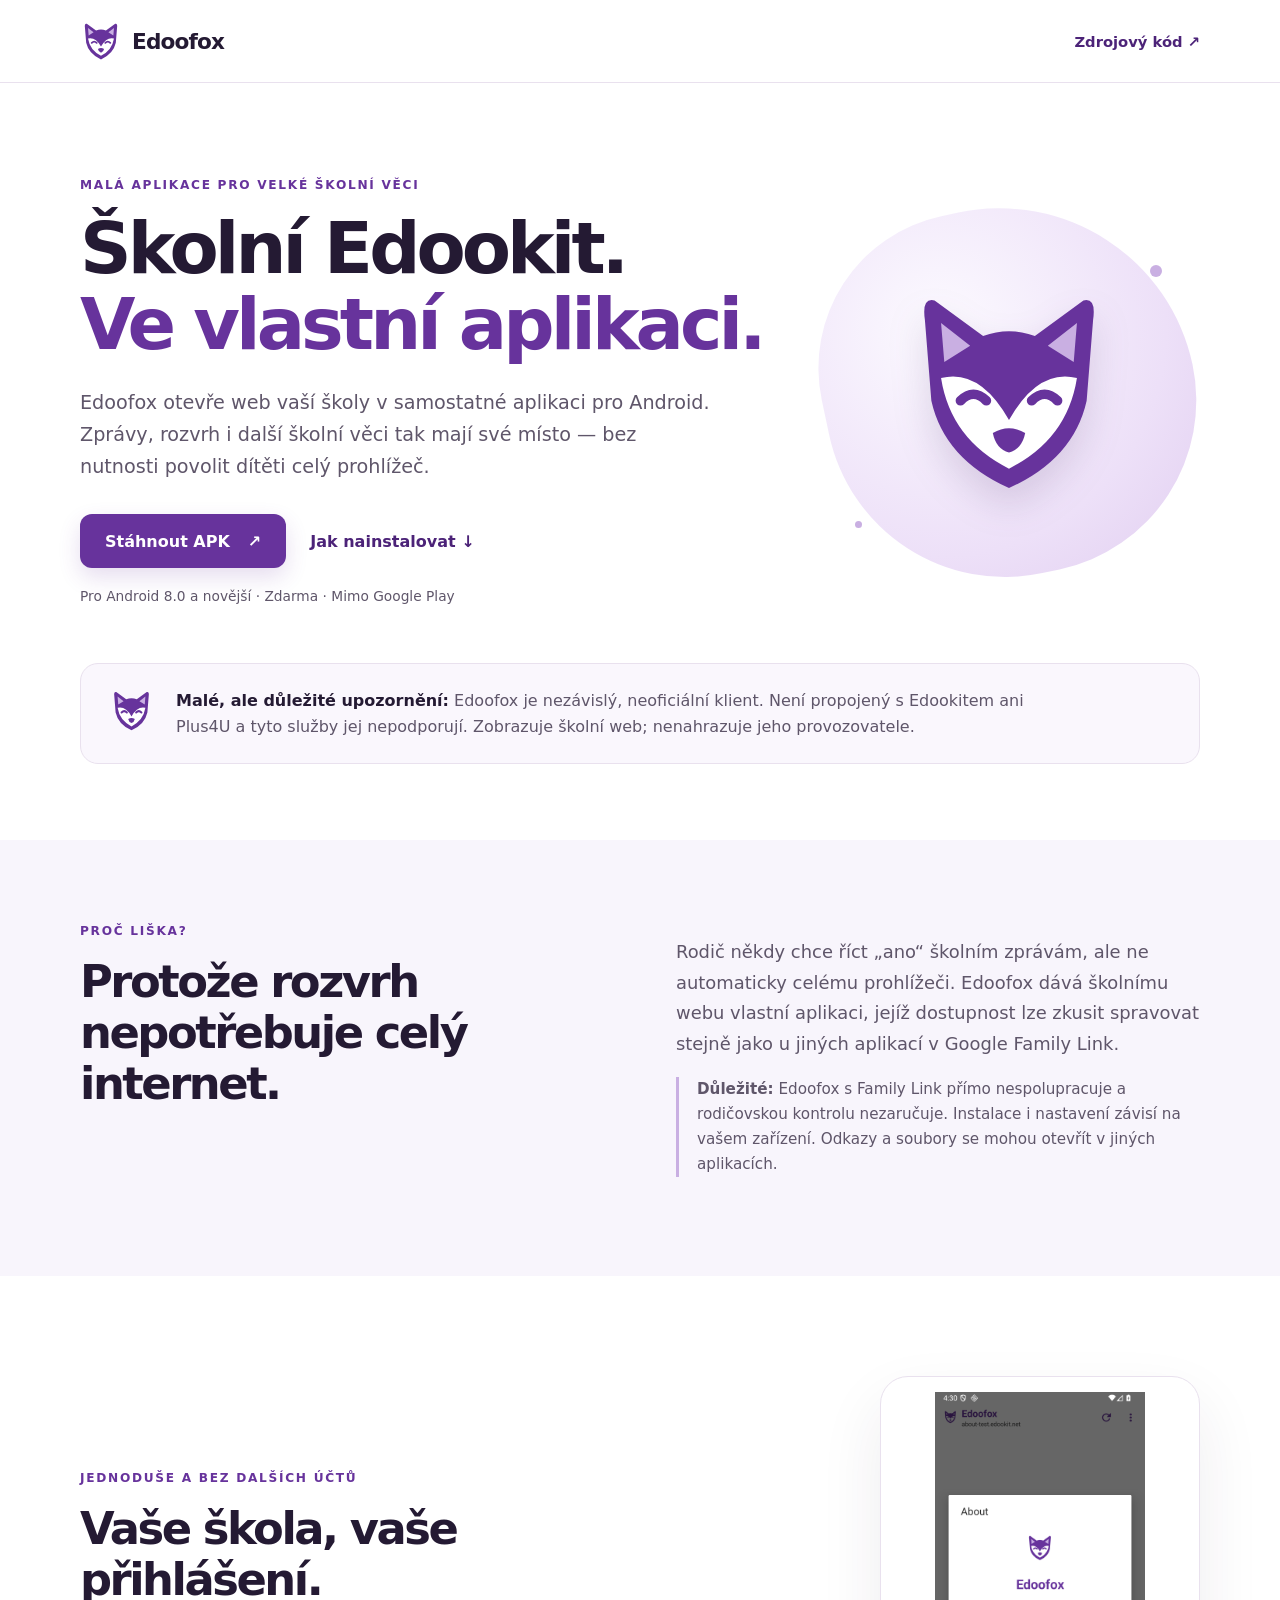
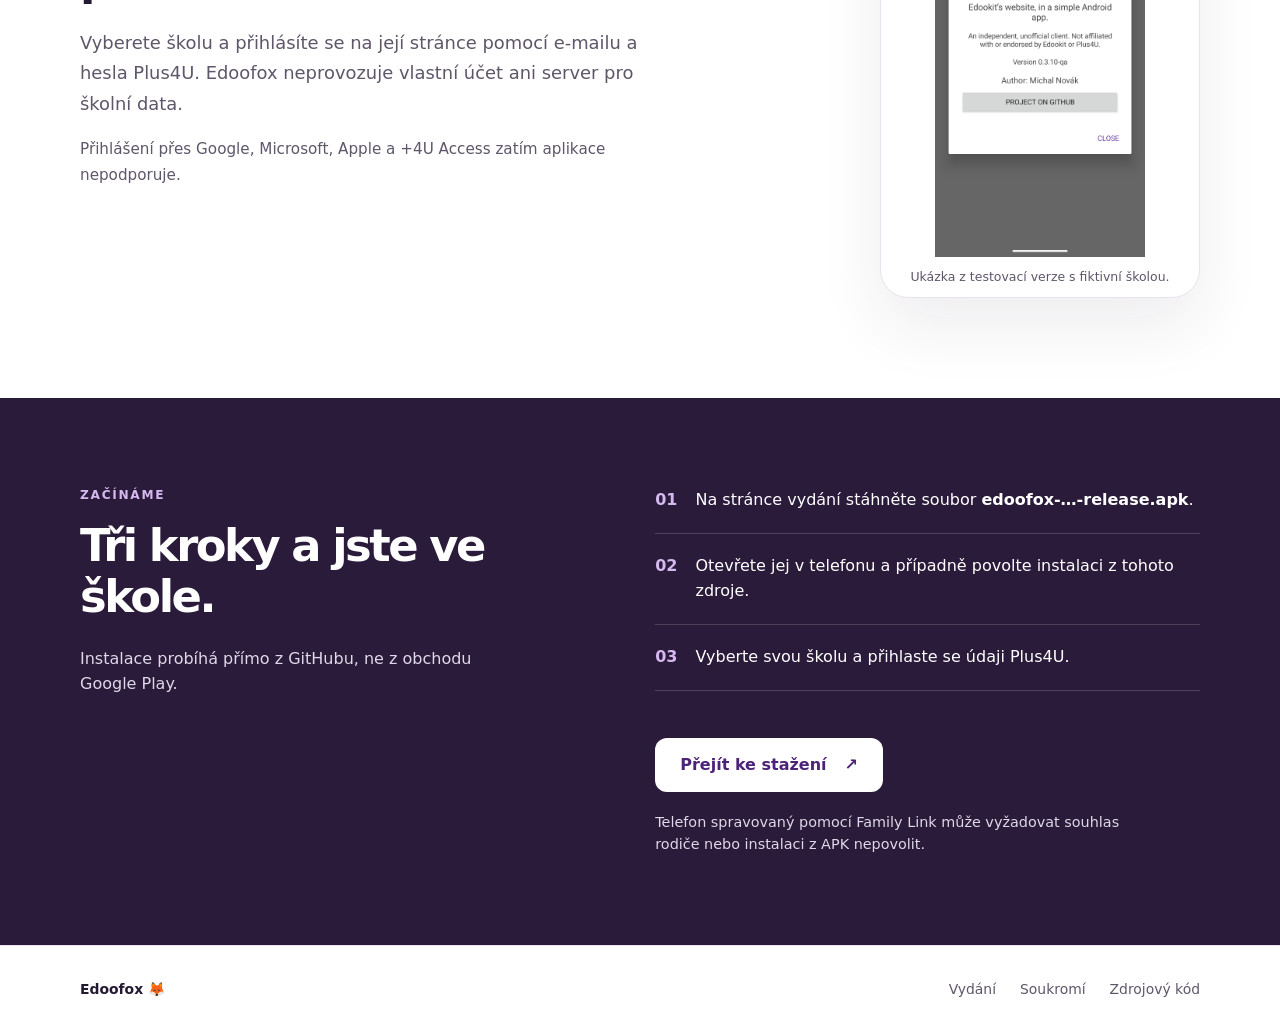
<file: docs/index.html>
<!doctype html>
<html lang="cs">
<head>
  <meta charset="utf-8">
  <meta name="viewport" content="width=device-width, initial-scale=1">
  <meta name="theme-color" content="#f8f5fc">
  <meta name="description" content="Edoofox: neoficiální aplikace pro školní Edookit na Androidu. Školní web v samostatné aplikaci, kterou lze zkusit spravovat pomocí Google Family Link.">
  <title>Edoofox — školní Edookit ve vlastní aplikaci</title>
  <link rel="icon" href="images/edoofox.svg" type="image/svg+xml">
  <link rel="stylesheet" href="site.css">
</head>
<body>
  <a class="skip-link" href="#obsah">Přeskočit na obsah</a>
  <header class="site-header">
    <div class="container header-inner">
      <a class="brand" href="#uvod" aria-label="Edoofox, zpět na začátek">
        <img src="images/edoofox.svg" width="42" height="42" alt="">
        <span>Edoofox</span>
      </a>
      <a class="header-link" href="https://github.com/mancze/edoofox">Zdrojový kód <span aria-hidden="true">↗</span></a>
    </div>
  </header>

  <main id="obsah">
    <section class="hero container" id="uvod" aria-labelledby="hero-title">
      <div class="hero-copy">
        <p class="eyebrow">Malá aplikace pro velké školní věci</p>
        <h1 id="hero-title">Školní Edookit.<br><span>Ve vlastní aplikaci.</span></h1>
        <p class="lead">Edoofox otevře web vaší školy v samostatné aplikaci pro Android. Zprávy, rozvrh i další školní věci tak mají své místo — bez nutnosti povolit dítěti celý prohlížeč.</p>
        <div class="hero-actions">
          <a class="button button-primary" href="https://github.com/mancze/edoofox/releases/latest">Stáhnout APK <span aria-hidden="true">↗</span></a>
          <a class="text-link" href="#instalace">Jak nainstalovat <span aria-hidden="true">↓</span></a>
        </div>
        <p class="support-note">Pro Android 8.0 a novější · Zdarma · Mimo Google Play</p>
      </div>
      <div class="hero-art" aria-hidden="true">
        <div class="art-halo"></div>
        <img src="images/edoofox.svg" width="190" height="190" alt="">
        <span class="art-spark spark-one"></span>
        <span class="art-spark spark-two"></span>
      </div>
    </section>

    <aside class="disclaimer container" aria-label="Upozornění">
      <img src="images/edoofox.svg" width="45" height="45" alt="">
      <p><strong>Malé, ale důležité upozornění:</strong> Edoofox je nezávislý, neoficiální klient. Není propojený s Edookitem ani Plus4U a tyto služby jej nepodporují. Zobrazuje školní web; nenahrazuje jeho provozovatele.</p>
    </aside>

    <section class="why-section" aria-labelledby="why-title">
      <div class="container why-grid">
        <div>
          <p class="eyebrow">Proč liška?</p>
          <h2 id="why-title">Protože rozvrh nepotřebuje celý internet.</h2>
        </div>
        <div class="why-copy">
          <p>Rodič někdy chce říct „ano“ školním zprávám, ale ne automaticky celému prohlížeči. Edoofox dává školnímu webu vlastní aplikaci, jejíž dostupnost lze zkusit spravovat stejně jako u jiných aplikací v Google Family Link.</p>
          <p class="fine-print"><strong>Důležité:</strong> Edoofox s Family Link přímo nespolupracuje a rodičovskou kontrolu nezaručuje. Instalace i nastavení závisí na vašem zařízení. Odkazy a soubory se mohou otevřít v jiných aplikacích.</p>
        </div>
      </div>
    </section>

    <section class="app-section container" aria-labelledby="app-title">
      <div class="app-copy">
        <p class="eyebrow">Jednoduše a bez dalších účtů</p>
        <h2 id="app-title">Vaše škola, vaše přihlášení.</h2>
        <p>Vyberete školu a přihlásíte se na její stránce pomocí e-mailu a hesla Plus4U. Edoofox neprovozuje vlastní účet ani server pro školní data.</p>
        <p class="fine-print">Přihlášení přes Google, Microsoft, Apple a +4U Access zatím aplikace nepodporuje.</p>
      </div>
      <figure class="app-preview">
        <img src="images/about.png" width="1080" height="2400" loading="lazy" alt="Ukázka obrazovky O aplikaci v testovací verzi Edoofoxu">
        <figcaption>Ukázka z testovací verze s fiktivní školou.</figcaption>
      </figure>
    </section>

    <section class="install-section" id="instalace" aria-labelledby="install-title">
      <div class="container install-inner">
        <div class="install-heading">
          <p class="eyebrow">Začínáme</p>
          <h2 id="install-title">Tři kroky a jste ve škole.</h2>
          <p>Instalace probíhá přímo z GitHubu, ne z obchodu Google Play.</p>
        </div>
        <ol class="steps">
          <li><span class="step-number" aria-hidden="true">01</span><span>Na stránce vydání stáhněte soubor <strong>edoofox-…-release.apk</strong>.</span></li>
          <li><span class="step-number" aria-hidden="true">02</span><span>Otevřete jej v telefonu a případně povolte instalaci z tohoto zdroje.</span></li>
          <li><span class="step-number" aria-hidden="true">03</span><span>Vyberte svou školu a přihlaste se údaji Plus4U.</span></li>
        </ol>
        <div class="install-footer">
          <a class="button button-primary" href="https://github.com/mancze/edoofox/releases/latest">Přejít ke stažení <span aria-hidden="true">↗</span></a>
          <p>Telefon spravovaný pomocí Family Link může vyžadovat souhlas rodiče nebo instalaci z APK nepovolit.</p>
        </div>
      </div>
    </section>

  </main>

  <footer class="site-footer">
    <div class="container footer-inner">
      <span>Edoofox <span aria-hidden="true">🦊</span></span>
      <nav aria-label="Odkazy v zápatí">
        <a href="https://github.com/mancze/edoofox/releases">Vydání</a>
        <a href="https://github.com/mancze/edoofox/blob/main/docs/PRIVACY.md">Soukromí</a>
        <a href="https://github.com/mancze/edoofox">Zdrojový kód</a>
      </nav>
    </div>
  </footer>
</body>
</html>
</file>
<file: docs/site.css>
:root {
  color-scheme: light;
  --ink: #241a33;
  --muted: #5f566a;
  --purple: #67339c;
  --purple-dark: #4c2378;
  --purple-pale: #f1e9fa;
  --line: #e9e1ee;
  font-family: system-ui, -apple-system, "Segoe UI", Roboto, sans-serif;
}

* { box-sizing: border-box; }
html { scroll-behavior: smooth; }
body { margin: 0; color: var(--ink); background: #fff; }
img { max-width: 100%; height: auto; }
a { color: var(--purple-dark); }
a:focus-visible { outline: 3px solid #b371f1; outline-offset: 4px; border-radius: 4px; }
.container { width: min(1120px, calc(100% - 48px)); margin-inline: auto; }
.skip-link { position: absolute; top: -100px; left: 16px; z-index: 10; padding: 12px 18px; background: #fff; }
.skip-link:focus { top: 10px; }

.site-header { border-bottom: 1px solid var(--line); }
.header-inner, .footer-inner { display: flex; align-items: center; justify-content: space-between; gap: 24px; }
.header-inner { min-height: 82px; }
.brand { display: inline-flex; align-items: center; gap: 10px; color: var(--ink); text-decoration: none; font-size: 1.35rem; font-weight: 800; letter-spacing: -.04em; }
.brand img { display: block; width: 42px; height: 42px; }
.header-link { font-size: .92rem; font-weight: 650; text-decoration: none; }
.header-link:hover, .text-link:hover, .site-footer a:hover { text-decoration: underline; }

.hero { display: grid; grid-template-columns: minmax(0, 1.35fr) minmax(260px, .75fr); align-items: center; gap: 48px; min-height: 580px; padding-block: 88px 52px; }
.eyebrow { margin: 0 0 18px; color: var(--purple); font-size: .76rem; font-weight: 800; letter-spacing: .14em; text-transform: uppercase; }
h1, h2, p { margin-top: 0; }
h1, h2 { letter-spacing: -.055em; }
h1 { margin-bottom: 24px; font-size: clamp(3rem, 5.6vw, 5.35rem); line-height: 1.07; }
h1 span { color: var(--purple); }
h2 { margin-bottom: 23px; font-size: clamp(2.1rem, 3.5vw, 3.25rem); line-height: 1.14; }
.lead { max-width: 630px; color: var(--muted); font-size: clamp(1.12rem, 1.5vw, 1.25rem); line-height: 1.65; }
.hero-actions { display: flex; align-items: center; flex-wrap: wrap; gap: 24px; margin-top: 32px; }
.button { display: inline-flex; align-items: center; justify-content: center; gap: 18px; min-height: 54px; padding: 14px 25px; border-radius: 12px; font-weight: 750; text-decoration: none; transition: background-color .15s ease, transform .15s ease; }
.button:hover { transform: translateY(-2px); }
.button-primary { color: #fff; background: var(--purple); box-shadow: 0 9px 22px #67339c2a; }
.button-primary:hover { background: var(--purple-dark); }
.text-link { font-weight: 700; text-decoration: none; }
.support-note { margin: 20px 0 0; color: var(--muted); font-size: .86rem; }
.hero-art { position: relative; display: grid; place-items: center; min-height: 360px; isolation: isolate; }
.art-halo { position: absolute; z-index: -1; width: min(100%, 370px); aspect-ratio: 1; border-radius: 44% 56% 49% 51%; background: radial-gradient(circle at 35% 30%, #fcfaff 0, #ede0f8 64%, #e1cef0 100%); transform: rotate(-12deg); }
.hero-art img { width: clamp(160px, 20vw, 220px); filter: drop-shadow(0 18px 18px #50306c2a); }
.art-spark { position: absolute; width: 12px; height: 12px; border-radius: 50%; background: #c9afe2; }
.spark-one { top: 15%; right: 10%; }
.spark-two { bottom: 12%; left: 10%; width: 7px; height: 7px; }

.why-section { padding-block: 84px; background: #f8f5fc; }
.why-grid { display: grid; grid-template-columns: 1fr 1fr; gap: 72px; }
.why-copy { padding-top: 13px; }
.why-copy > p:first-child, .app-copy > p:not(.eyebrow) { color: var(--muted); font-size: 1.12rem; line-height: 1.7; }
.fine-print { color: var(--muted); font-size: .95rem !important; line-height: 1.65; }
.why-copy .fine-print { padding-left: 18px; border-left: 3px solid #c9afe2; }

.app-section { display: grid; grid-template-columns: 1fr 320px; align-items: center; gap: clamp(50px, 10vw, 150px); padding-block: 100px; }
.app-copy { max-width: 570px; }
.app-preview { margin: 0; padding: 15px 15px 13px; border: 1px solid var(--line); border-radius: 28px; box-shadow: 0 28px 65px #32214115; background: #fff; }
.app-preview img { display: block; width: 100%; max-height: 465px; object-fit: contain; border-radius: 15px; }
.app-preview figcaption { padding-top: 12px; color: var(--muted); font-size: .78rem; text-align: center; }

.install-section { padding-block: 90px; background: #2a1b3b; color: #fff; }
.install-inner { display: grid; grid-template-columns: 1fr 1.1fr; gap: 25px 80px; }
.install-section .eyebrow { color: #d5b8ef; }
.install-heading > p:last-child { max-width: 420px; color: #e0d7e8; line-height: 1.6; }
.steps { margin: 0; padding: 0; list-style: none; }
.steps li { display: flex; gap: 18px; padding: 20px 0; border-bottom: 1px solid #ffffff29; line-height: 1.55; }
.steps li:first-child { padding-top: 0; }
.step-number { flex: none; color: #d5b8ef; font-weight: 800; }
.install-footer { grid-column: 2; }
.install-footer .button { background: #fff; color: var(--purple-dark); box-shadow: none; }
.install-footer .button:hover { background: #f0e7f8; }
.install-footer p { max-width: 500px; margin: 19px 0 0; color: #e0d7e8; font-size: .9rem; line-height: 1.55; }

.disclaimer { display: flex; align-items: flex-start; gap: 22px; margin-bottom: 76px; padding: 24px 28px; border: 1px solid var(--line); border-radius: 18px; background: #faf7fd; }
.disclaimer img { flex: none; width: 45px; height: 45px; }
.disclaimer p { max-width: 850px; margin: 0; color: var(--muted); line-height: 1.6; }
.disclaimer strong { color: var(--ink); }
.site-footer { border-top: 1px solid var(--line); }
.footer-inner { min-height: 86px; color: var(--muted); font-size: .87rem; }
.footer-inner > span { font-weight: 750; color: var(--ink); }
.footer-inner nav { display: flex; flex-wrap: wrap; gap: 12px 24px; }
.site-footer a { color: var(--muted); text-decoration: none; }

@media (max-width: 760px) {
  .container { width: min(100% - 36px, 540px); }
  .header-inner { min-height: 70px; }
  .header-link { font-size: .84rem; }
  .hero { grid-template-columns: 1fr; gap: 25px; min-height: 0; padding-block: 68px 36px; }
  .hero-art { grid-row: 1; min-height: 180px; }
  .art-halo { width: 200px; }
  .hero-art img { width: 120px; }
  .hero-copy { text-align: center; }
  .hero-actions { justify-content: center; }
  .eyebrow { font-size: .7rem; }
  h1 { font-size: clamp(2.65rem, 9vw, 4.25rem); }
  .why-section, .install-section { padding-block: 68px; }
  .why-grid, .app-section, .install-inner { grid-template-columns: 1fr; gap: 28px; }
  .why-copy { padding-top: 0; }
  .app-section { padding-block: 78px; }
  .app-preview { width: min(100%, 300px); justify-self: center; }
  .install-footer { grid-column: 1; }
  .disclaimer { margin-bottom: 52px; padding: 20px; }
  .footer-inner { align-items: flex-start; flex-direction: column; justify-content: center; gap: 14px; padding-block: 24px; }
}

@media (max-width: 380px) {
  .hero-actions { flex-direction: column; align-items: stretch; gap: 17px; }
  .disclaimer { gap: 13px; }
  .disclaimer img { width: 32px; height: 32px; }
}

@media (prefers-reduced-motion: reduce) {
  html { scroll-behavior: auto; }
  .button { transition: none; }
}
</file>
